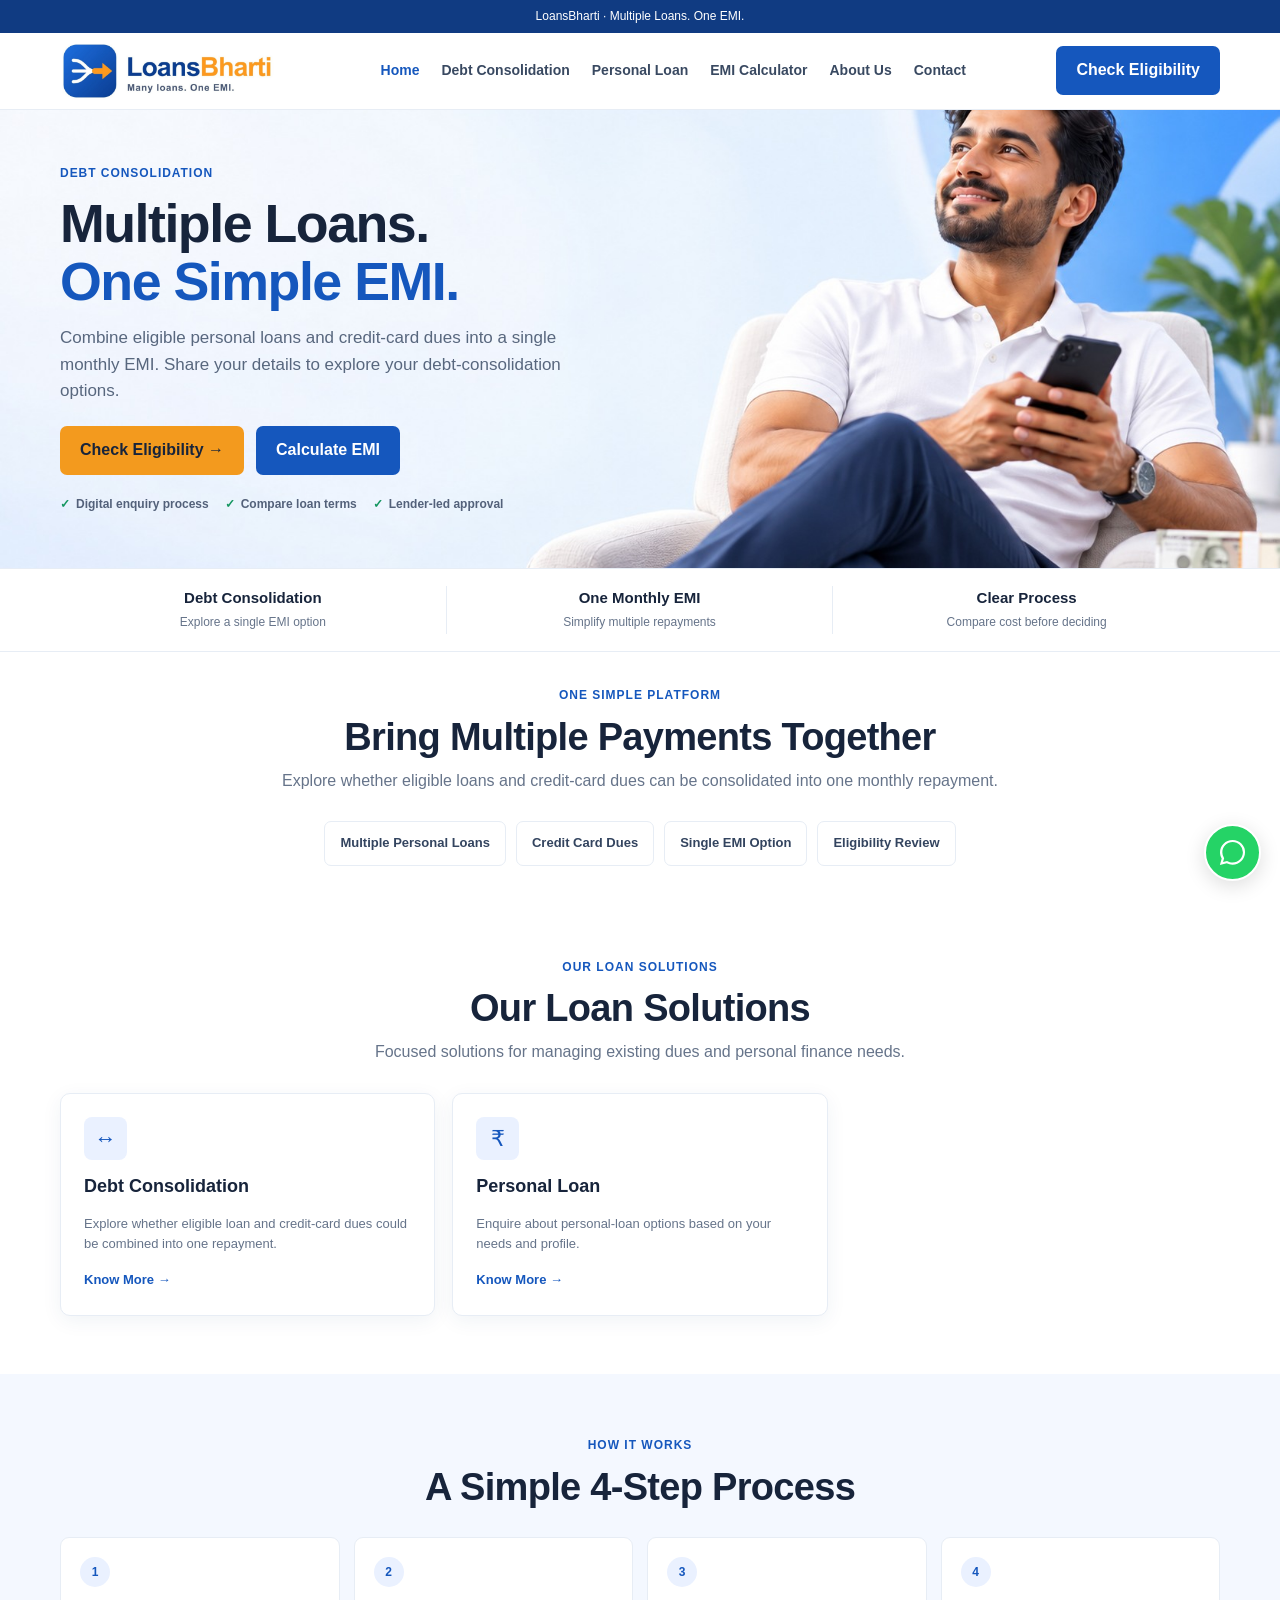
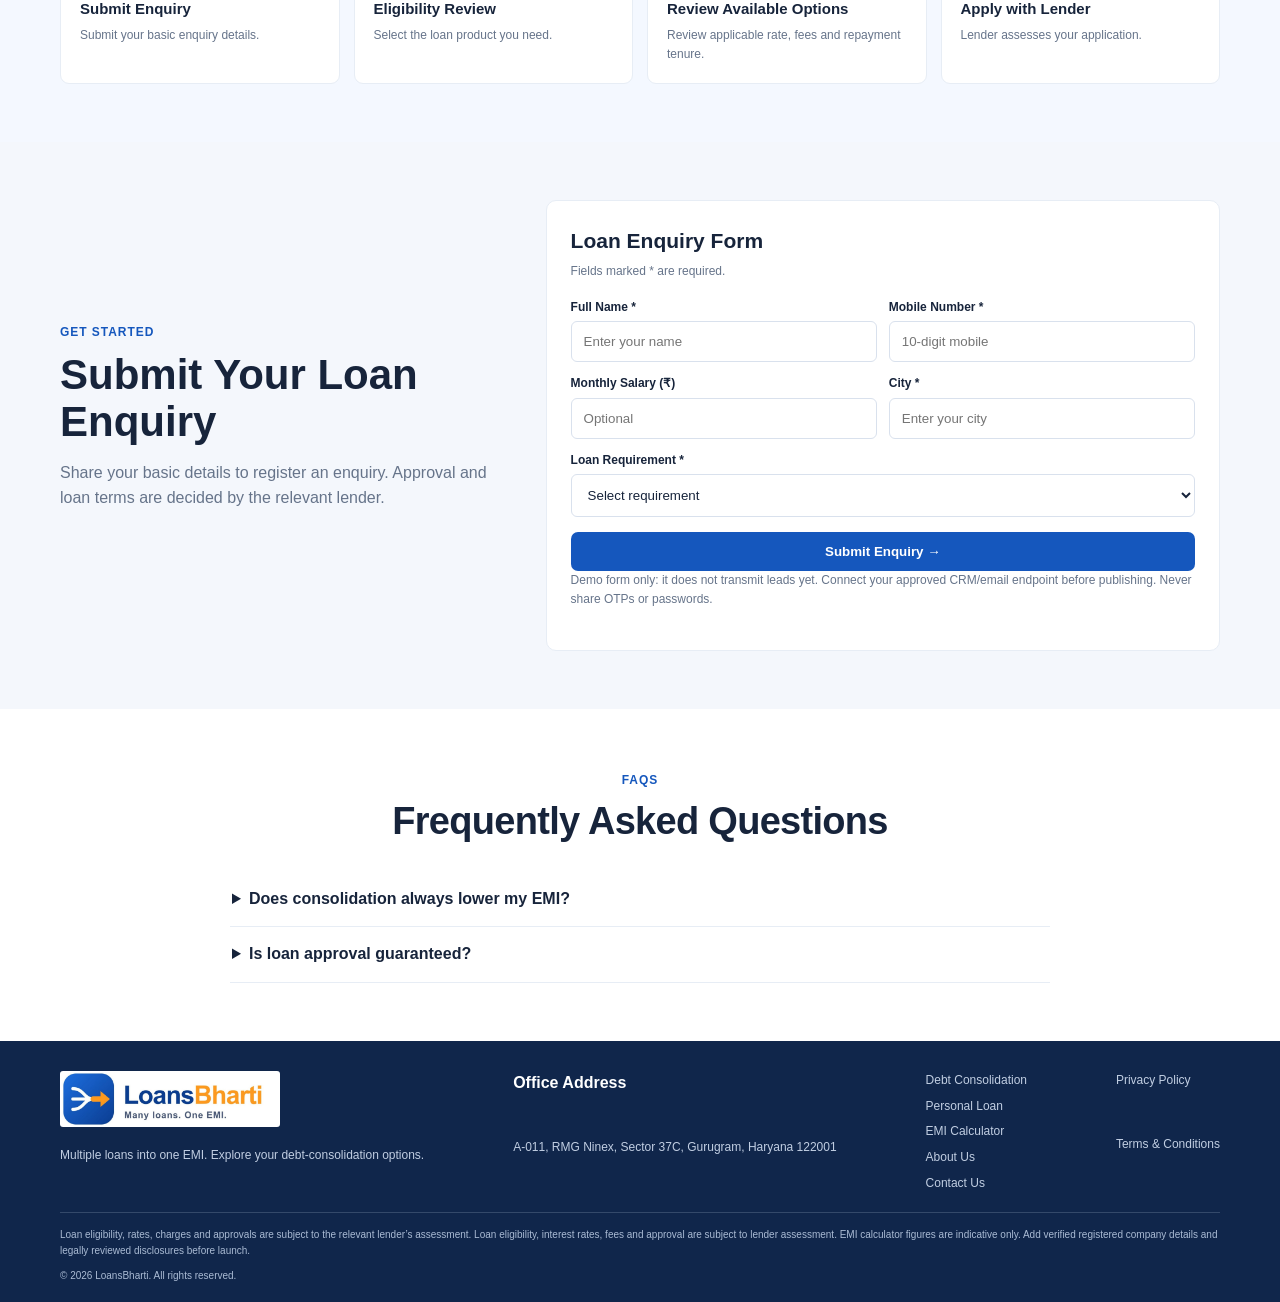
<file: index.html>
<!doctype html><html lang="en"><head><meta charset="utf-8"><meta name="viewport" content="width=device-width,initial-scale=1"><meta name="description" content="LoansBharti helps you explore combining multiple loan and credit-card payments into one EMI."><title>Home | LoansBharti</title><link rel="stylesheet" href="styles.css"></head><body><div class="top">LoansBharti · Multiple Loans. One EMI.</div><header><div class="wrap nav"><a class="logo" href="index.html"><img src="assets/loansbharti-logo.jpg" alt="LoansBharti — Many loans. One EMI."></a><nav class="links" id="links"><a class="active" href="index.html">Home</a><a class="" href="debt-consolidation.html">Debt Consolidation</a><a class="" href="personal-loan.html">Personal Loan</a><a href="emi-calculator.html">EMI Calculator</a><a class="" href="about.html">About Us</a><a class="" href="contact.html">Contact</a></nav><a class="btn blue" href="contact.html">Check Eligibility</a><button class="menu" id="menu" aria-label="Open menu" aria-expanded="false">☰</button></div></header><main><section class="hero"><div class="wrap"><div class="hero-copy"><div class="tag">DEBT CONSOLIDATION</div><h1>Multiple Loans.<br><span>One Simple EMI.</span></h1><p>Combine eligible personal loans and credit-card dues into a single monthly EMI. Share your details to explore your debt-consolidation options.</p><div class="actions"><a class="btn" href="contact.html">Check Eligibility →</a><a class="btn blue" href="emi-calculator.html">Calculate EMI</a></div><div class="checks"><span>Digital enquiry process</span><span>Compare loan terms</span><span>Lender-led approval</span></div></div></div></section>
<div class="stats"><div class="wrap stats-grid"><div class="stat"><strong>Debt Consolidation</strong><small>Explore a single EMI option</small></div><div class="stat"><strong>One Monthly EMI</strong><small>Simplify multiple repayments</small></div><div class="stat"><strong>Clear Process</strong><small>Compare cost before deciding</small></div></div></div>
<section class="partners" id="partners"><div class="wrap"><div class="heading"><small>One simple platform</small><h2>Bring Multiple Payments Together</h2><p>Explore whether eligible loans and credit-card dues can be consolidated into one monthly repayment.</p></div><div class="partner-row"><span class="partner">Multiple Personal Loans</span><span class="partner">Credit Card Dues</span><span class="partner">Single EMI Option</span><span class="partner">Eligibility Review</span></div></div></section>
<section><div class="wrap"><div class="heading"><small>Our loan solutions</small><h2>Our Loan Solutions</h2><p>Focused solutions for managing existing dues and personal finance needs.</p></div><div class="cards"><article class="card"><div class="ico">↔</div><h3>Debt Consolidation</h3><p>Explore whether eligible loan and credit-card dues could be combined into one repayment.</p><a href="debt-consolidation.html">Know More →</a></article><article class="card"><div class="ico">₹</div><h3>Personal Loan</h3><p>Enquire about personal-loan options based on your needs and profile.</p><a href="personal-loan.html">Know More →</a></article></div></div></section>
<section class="process"><div class="wrap"><div class="heading"><small>How it works</small><h2>A Simple 4-Step Process</h2></div><div class="steps"><div class="step"><div class="num">1</div><h3>Submit Enquiry</h3><p>Submit your basic enquiry details.</p></div><div class="step"><div class="num">2</div><h3>Eligibility Review</h3><p>Select the loan product you need.</p></div><div class="step"><div class="num">3</div><h3>Review Available Options</h3><p>Review applicable rate, fees and repayment tenure.</p></div><div class="step"><div class="num">4</div><h3>Apply with Lender</h3><p>Lender assesses your application.</p></div></div></div></section><section class="apply" id="apply"><div class="wrap apply-grid"><div class="apply-copy"><div class="tag">GET STARTED</div><h2>Submit Your Loan Enquiry</h2><p>Share your basic details to register an enquiry. Approval and loan terms are decided by the relevant lender.</p></div><form class="form" id="leadForm"><h3>Loan Enquiry Form</h3><p>Fields marked * are required.</p><div class="fields"><div class="field"><label for="name">Full Name *</label><input id="name" name="name" required minlength="2" placeholder="Enter your name"></div><div class="field"><label for="phone">Mobile Number *</label><input id="phone" name="phone" required inputmode="numeric" pattern="[6-9][0-9]{9}" maxlength="10" placeholder="10-digit mobile"></div><div class="field"><label for="salary">Monthly Salary (₹)</label><input id="salary" name="salary" inputmode="numeric" placeholder="Optional"></div><div class="field"><label for="city">City *</label><input id="city" name="city" required placeholder="Enter your city"></div><div class="field full"><label for="loan">Loan Requirement *</label><select id="loan" name="loan" required><option value="">Select requirement</option><option>Debt Consolidation</option><option>Personal Loan</option><option>Other</option></select></div></div><button class="btn blue" type="submit">Submit Enquiry →</button><div class="status" id="formStatus" role="status"></div><p class="fine">Demo form only: it does not transmit leads yet. Connect your approved CRM/email endpoint before publishing. Never share OTPs or passwords.</p></form></div></section><section><div class="wrap"><div class="heading"><small>FAQs</small><h2>Frequently Asked Questions</h2></div><div class="faq"><details><summary>Does consolidation always lower my EMI?</summary><p>No. It depends on interest, fees, tenure and outstanding amounts. A lower EMI may increase total interest if the tenure is longer.</p></details><details><summary>Is loan approval guaranteed?</summary><p>No. The lender makes the final decision after its eligibility and credit assessment.</p></details></div></div></section></main><footer><div class="wrap"><div class="foot"><div><img src="assets/loansbharti-logo.jpg" alt="LoansBharti logo"><p>Multiple loans into one EMI. Explore your debt-consolidation options.</p></div><div class="foot-links"><strong>Office Address</strong><p><a href="https://www.google.com/maps/search/?api=1&query=A-011%2C%20RMG%20Ninex%2C%20Sector%2037C%2C%20Gurugram%2C%20Haryana%20122001" target="_blank" rel="noopener noreferrer">A-011, RMG Ninex, Sector 37C, Gurugram, Haryana 122001</a></p></div><div class="foot-links"><a href="debt-consolidation.html">Debt Consolidation</a><a href="personal-loan.html">Personal Loan</a><a href="emi-calculator.html">EMI Calculator</a><a href="about.html">About Us</a><a href="contact.html">Contact Us</a></div><div class="foot-links"><a href="privacy-policy.html">Privacy Policy</a><a href="terms.html">Terms &amp; Conditions</a></div></div><div class="legal">Loan eligibility, rates, charges and approvals are subject to the relevant lender’s assessment. Loan eligibility, interest rates, fees and approval are subject to lender assessment. EMI calculator figures are indicative only. Add verified registered company details and legally reviewed disclosures before launch.</div><div class="copy">© <span id="year"></span> LoansBharti. All rights reserved.</div></div></footer><a class="wa" href="https://wa.me/919568580025?text=Hi%20LoansBharti%2C%20I%20want%20to%20enquire%20about%20a%20loan." target="_blank" rel="noopener noreferrer" aria-label="WhatsApp LoansBharti"><svg viewBox="0 0 32 32"><path d="M16.02 3C8.9 3 3.1 8.75 3.1 15.82c0 2.25.6 4.45 1.74 6.38L3 29l7.02-1.82a13 13 0 0 0 6 1.45h.01c7.12 0 12.92-5.75 12.92-12.82A12.75 12.75 0 0 0 16.02 3zm0 23.45c-1.84 0-3.64-.49-5.22-1.42l-.37-.22-4.17 1.08 1.11-4.03-.24-.41a10.55 10.55 0 0 1-1.62-5.63c0-5.82 4.77-10.56 10.63-10.56 2.83 0 5.49 1.1 7.49 3.09a10.46 10.46 0 0 1 3.11 7.47c0 5.82-4.77 10.56-10.63 10.56z"/></svg></a><script src="script.js"></script></body></html>
</file>
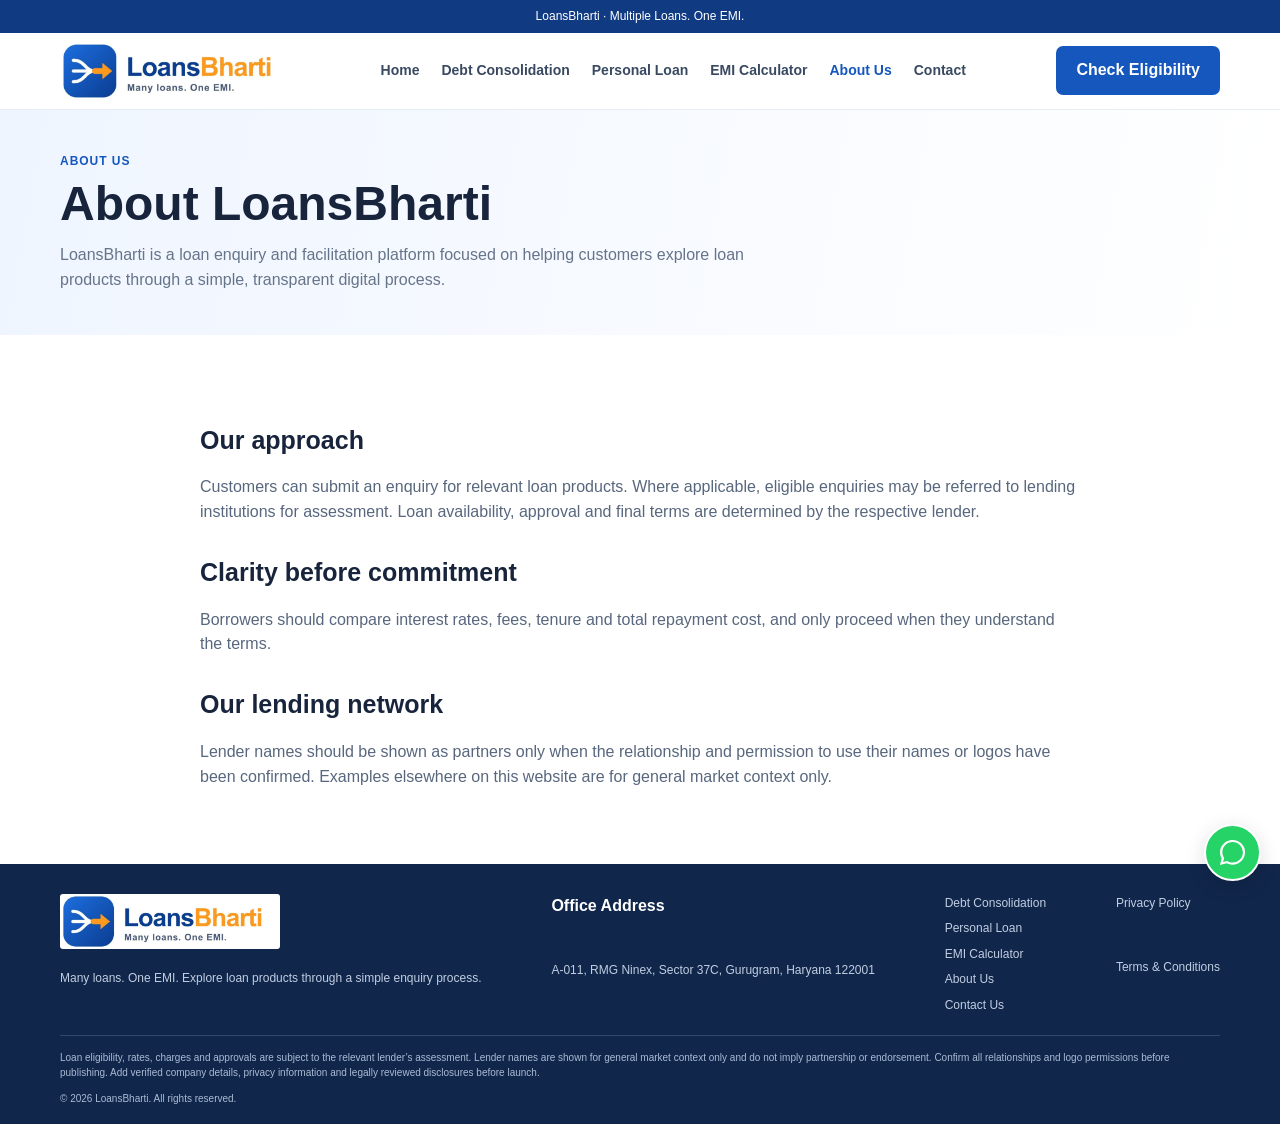
<file: about.html>
<!doctype html><html lang="en"><head><meta charset="utf-8"><meta name="viewport" content="width=device-width,initial-scale=1"><meta name="description" content="About LoansBharti."><title>About Us | LoansBharti</title><link rel="stylesheet" href="styles.css"></head><body><div class="top">LoansBharti · Multiple Loans. One EMI.</div><header><div class="wrap nav"><a class="logo" href="index.html"><img src="assets/loansbharti-logo.jpg" alt="LoansBharti — Many loans. One EMI."></a><nav class="links" id="links"><a class="" href="index.html">Home</a><a class="" href="debt-consolidation.html">Debt Consolidation</a><a class="" href="personal-loan.html">Personal Loan</a><a href="emi-calculator.html">EMI Calculator</a><a class="active" href="about.html">About Us</a><a class="" href="contact.html">Contact</a></nav><a class="btn blue" href="contact.html">Check Eligibility</a><button class="menu" id="menu" aria-label="Open menu" aria-expanded="false">☰</button></div></header><main><section class="banner"><div class="wrap"><div class="tag">ABOUT US</div><h1>About LoansBharti</h1><p>LoansBharti is a loan enquiry and facilitation platform focused on helping customers explore loan products through a simple, transparent digital process.</p></div></section><section><div class="wrap content"><h2>Our approach</h2><p>Customers can submit an enquiry for relevant loan products. Where applicable, eligible enquiries may be referred to lending institutions for assessment. Loan availability, approval and final terms are determined by the respective lender.</p><h2>Clarity before commitment</h2><p>Borrowers should compare interest rates, fees, tenure and total repayment cost, and only proceed when they understand the terms.</p><h2>Our lending network</h2><p>Lender names should be shown as partners only when the relationship and permission to use their names or logos have been confirmed. Examples elsewhere on this website are for general market context only.</p></div></section></main><footer><div class="wrap"><div class="foot"><div><img src="assets/loansbharti-logo.jpg" alt="LoansBharti logo"><p>Many loans. One EMI. Explore loan products through a simple enquiry process.</p></div><div class="foot-links"><strong>Office Address</strong><p><a href="https://www.google.com/maps/search/?api=1&query=A-011%2C%20RMG%20Ninex%2C%20Sector%2037C%2C%20Gurugram%2C%20Haryana%20122001" target="_blank" rel="noopener noreferrer">A-011, RMG Ninex, Sector 37C, Gurugram, Haryana 122001</a></p></div><div class="foot-links"><a href="debt-consolidation.html">Debt Consolidation</a><a href="personal-loan.html">Personal Loan</a><a href="emi-calculator.html">EMI Calculator</a><a href="about.html">About Us</a><a href="contact.html">Contact Us</a></div><div class="foot-links"><a href="privacy-policy.html">Privacy Policy</a><a href="terms.html">Terms &amp; Conditions</a></div></div><div class="legal">Loan eligibility, rates, charges and approvals are subject to the relevant lender’s assessment. Lender names are shown for general market context only and do not imply partnership or endorsement. Confirm all relationships and logo permissions before publishing. Add verified company details, privacy information and legally reviewed disclosures before launch.</div><div class="copy">© <span id="year"></span> LoansBharti. All rights reserved.</div></div></footer><a class="wa" href="https://wa.me/919568580025?text=Hi%20LoansBharti%2C%20I%20want%20to%20enquire%20about%20a%20loan." target="_blank" rel="noopener noreferrer" aria-label="WhatsApp LoansBharti"><svg viewBox="0 0 32 32"><path d="M16.02 3C8.9 3 3.1 8.75 3.1 15.82c0 2.25.6 4.45 1.74 6.38L3 29l7.02-1.82a13 13 0 0 0 6 1.45h.01c7.12 0 12.92-5.75 12.92-12.82A12.75 12.75 0 0 0 16.02 3zm0 23.45c-1.84 0-3.64-.49-5.22-1.42l-.37-.22-4.17 1.08 1.11-4.03-.24-.41a10.55 10.55 0 0 1-1.62-5.63c0-5.82 4.77-10.56 10.63-10.56 2.83 0 5.49 1.1 7.49 3.09a10.46 10.46 0 0 1 3.11 7.47c0 5.82-4.77 10.56-10.63 10.56z"/></svg></a><script src="script.js"></script></body></html>
</file>
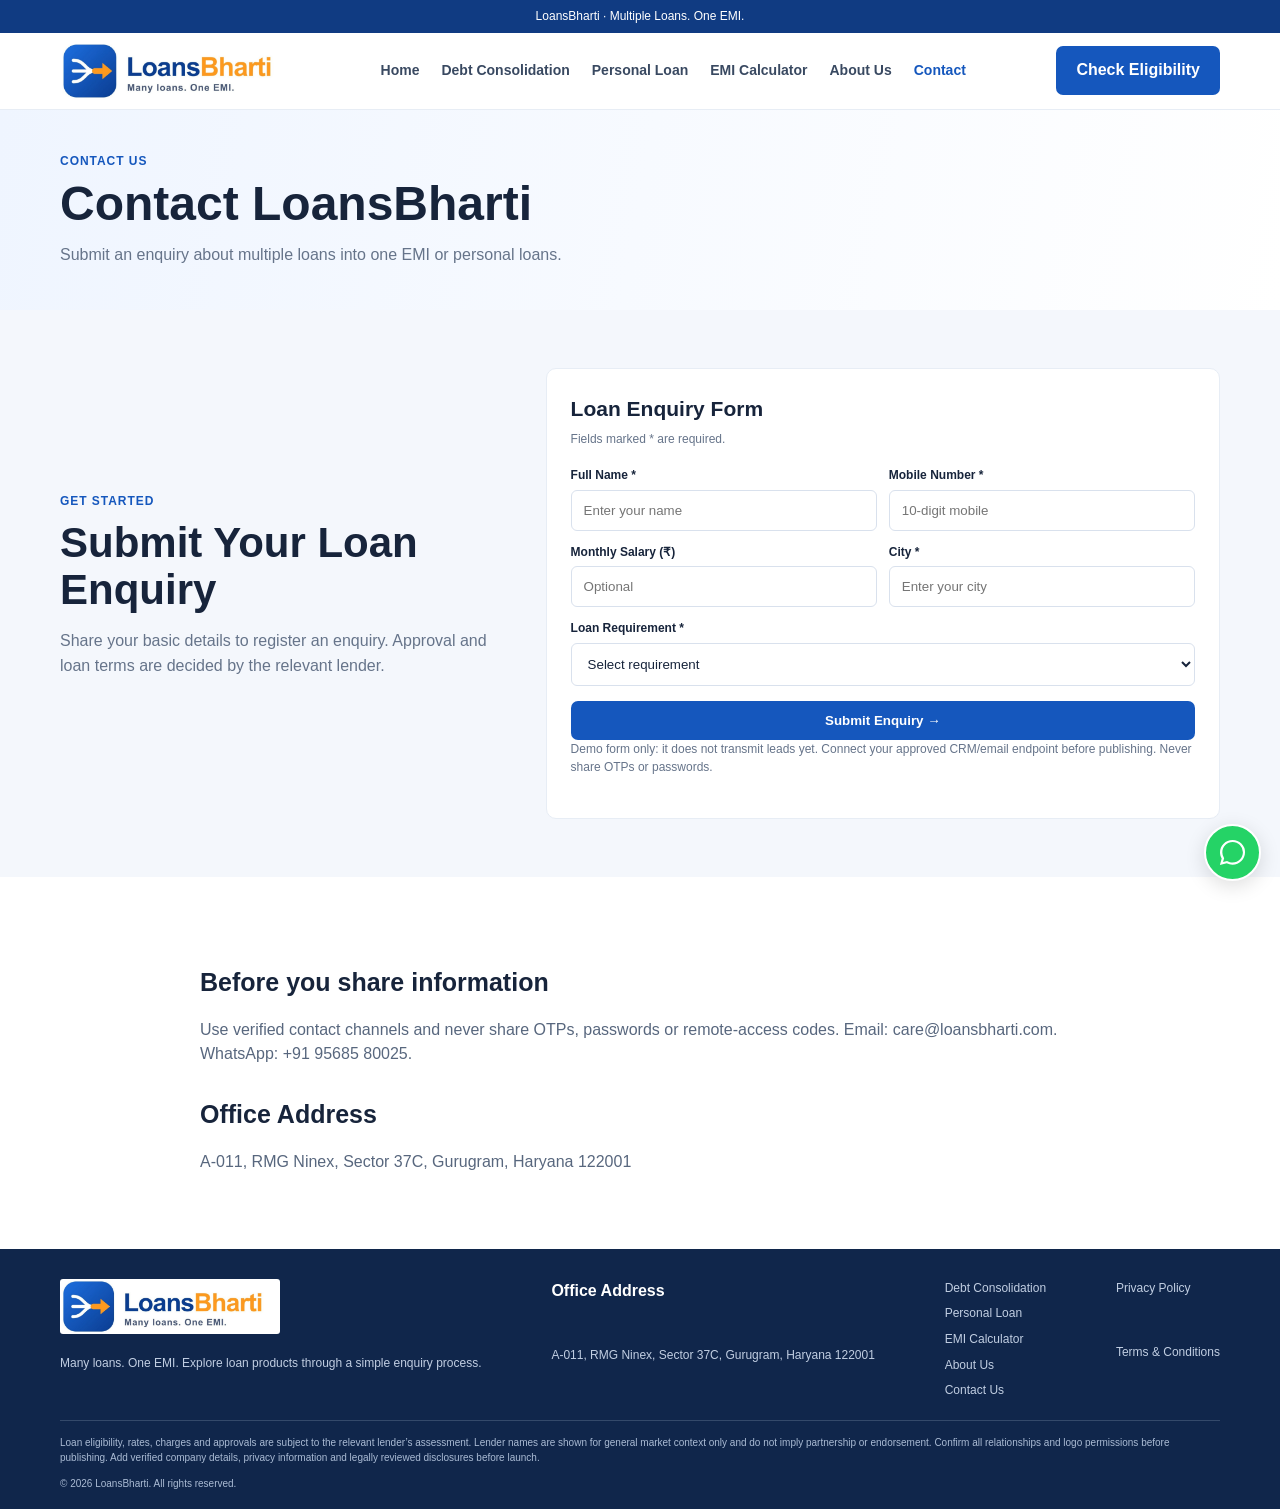
<file: contact.html>
<!doctype html><html lang="en"><head><meta charset="utf-8"><meta name="viewport" content="width=device-width,initial-scale=1"><meta name="description" content="Contact LoansBharti about loan options."><title>Contact Us | LoansBharti</title><link rel="stylesheet" href="styles.css"></head><body><div class="top">LoansBharti · Multiple Loans. One EMI.</div><header><div class="wrap nav"><a class="logo" href="index.html"><img src="assets/loansbharti-logo.jpg" alt="LoansBharti — Many loans. One EMI."></a><nav class="links" id="links"><a class="" href="index.html">Home</a><a class="" href="debt-consolidation.html">Debt Consolidation</a><a class="" href="personal-loan.html">Personal Loan</a><a href="emi-calculator.html">EMI Calculator</a><a class="" href="about.html">About Us</a><a class="active" href="contact.html">Contact</a></nav><a class="btn blue" href="contact.html">Check Eligibility</a><button class="menu" id="menu" aria-label="Open menu" aria-expanded="false">☰</button></div></header><main><section class="banner"><div class="wrap"><div class="tag">CONTACT US</div><h1>Contact LoansBharti</h1><p>Submit an enquiry about multiple loans into one EMI or personal loans.</p></div></section><section class="apply" id="apply"><div class="wrap apply-grid"><div class="apply-copy"><div class="tag">GET STARTED</div><h2>Submit Your Loan Enquiry</h2><p>Share your basic details to register an enquiry. Approval and loan terms are decided by the relevant lender.</p></div><form class="form" id="leadForm"><h3>Loan Enquiry Form</h3><p>Fields marked * are required.</p><div class="fields"><div class="field"><label for="name">Full Name *</label><input id="name" name="name" required minlength="2" placeholder="Enter your name"></div><div class="field"><label for="phone">Mobile Number *</label><input id="phone" name="phone" required inputmode="numeric" pattern="[6-9][0-9]{9}" maxlength="10" placeholder="10-digit mobile"></div><div class="field"><label for="salary">Monthly Salary (₹)</label><input id="salary" name="salary" inputmode="numeric" placeholder="Optional"></div><div class="field"><label for="city">City *</label><input id="city" name="city" required placeholder="Enter your city"></div><div class="field full"><label for="loan">Loan Requirement *</label><select id="loan" name="loan" required><option value="">Select requirement</option><option>Debt Consolidation</option><option>Personal Loan</option><option>Other</option></select></div></div><button class="btn blue" type="submit">Submit Enquiry →</button><div class="status" id="formStatus" role="status"></div><p class="fine">Demo form only: it does not transmit leads yet. Connect your approved CRM/email endpoint before publishing. Never share OTPs or passwords.</p></form></div></section><section><div class="wrap content"><h2>Before you share information</h2><p>Use verified contact channels and never share OTPs, passwords or remote-access codes. Email: <a href="mailto:care@loansbharti.com">care@loansbharti.com</a>. WhatsApp: <a href="https://wa.me/919568580025">+91 95685 80025</a>.</p><h2>Office Address</h2><p><a href="https://www.google.com/maps/search/?api=1&query=A-011%2C%20RMG%20Ninex%2C%20Sector%2037C%2C%20Gurugram%2C%20Haryana%20122001" target="_blank" rel="noopener noreferrer">A-011, RMG Ninex, Sector 37C, Gurugram, Haryana 122001</a></p></div></section></main><footer><div class="wrap"><div class="foot"><div><img src="assets/loansbharti-logo.jpg" alt="LoansBharti logo"><p>Many loans. One EMI. Explore loan products through a simple enquiry process.</p></div><div class="foot-links"><strong>Office Address</strong><p><a href="https://www.google.com/maps/search/?api=1&query=A-011%2C%20RMG%20Ninex%2C%20Sector%2037C%2C%20Gurugram%2C%20Haryana%20122001" target="_blank" rel="noopener noreferrer">A-011, RMG Ninex, Sector 37C, Gurugram, Haryana 122001</a></p></div><div class="foot-links"><a href="debt-consolidation.html">Debt Consolidation</a><a href="personal-loan.html">Personal Loan</a><a href="emi-calculator.html">EMI Calculator</a><a href="about.html">About Us</a><a href="contact.html">Contact Us</a></div><div class="foot-links"><a href="privacy-policy.html">Privacy Policy</a><a href="terms.html">Terms &amp; Conditions</a></div></div><div class="legal">Loan eligibility, rates, charges and approvals are subject to the relevant lender’s assessment. Lender names are shown for general market context only and do not imply partnership or endorsement. Confirm all relationships and logo permissions before publishing. Add verified company details, privacy information and legally reviewed disclosures before launch.</div><div class="copy">© <span id="year"></span> LoansBharti. All rights reserved.</div></div></footer><a class="wa" href="https://wa.me/919568580025?text=Hi%20LoansBharti%2C%20I%20want%20to%20enquire%20about%20a%20loan." target="_blank" rel="noopener noreferrer" aria-label="WhatsApp LoansBharti"><svg viewBox="0 0 32 32"><path d="M16.02 3C8.9 3 3.1 8.75 3.1 15.82c0 2.25.6 4.45 1.74 6.38L3 29l7.02-1.82a13 13 0 0 0 6 1.45h.01c7.12 0 12.92-5.75 12.92-12.82A12.75 12.75 0 0 0 16.02 3zm0 23.45c-1.84 0-3.64-.49-5.22-1.42l-.37-.22-4.17 1.08 1.11-4.03-.24-.41a10.55 10.55 0 0 1-1.62-5.63c0-5.82 4.77-10.56 10.63-10.56 2.83 0 5.49 1.1 7.49 3.09a10.46 10.46 0 0 1 3.11 7.47c0 5.82-4.77 10.56-10.63 10.56z"/></svg></a><script src="script.js"></script></body></html>
</file>
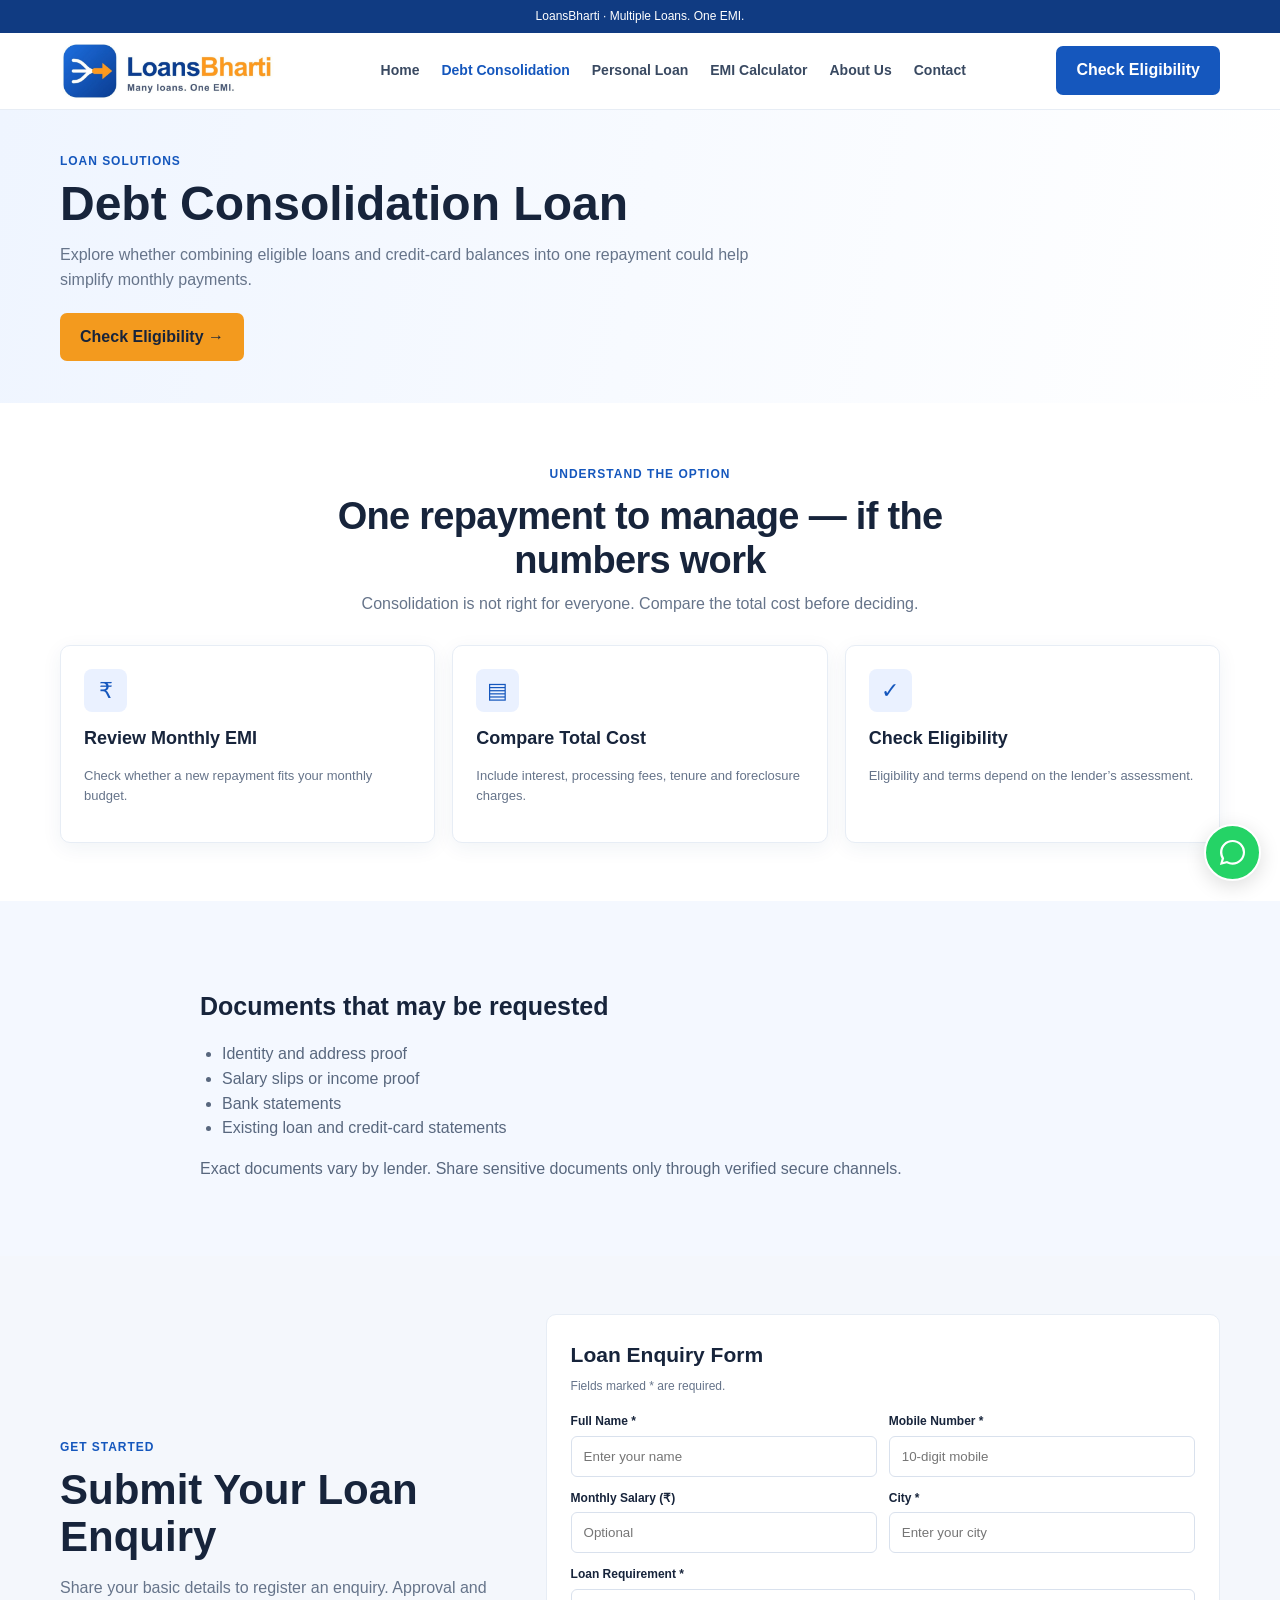
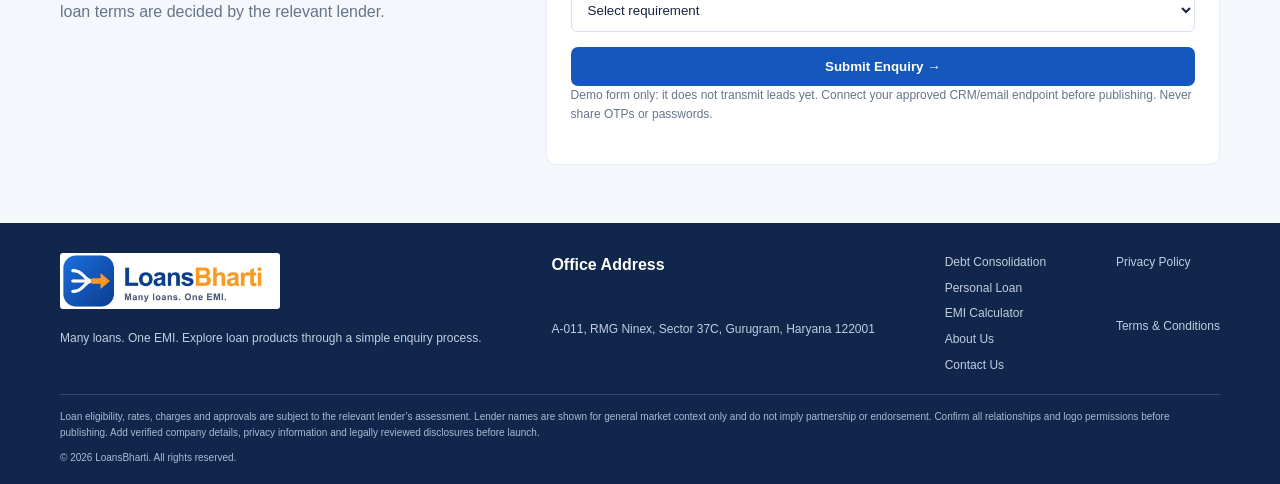
<file: debt-consolidation.html>
<!doctype html><html lang="en"><head><meta charset="utf-8"><meta name="viewport" content="width=device-width,initial-scale=1"><meta name="description" content="Understand debt consolidation and compare total repayment costs."><title>Debt Consolidation | LoansBharti</title><link rel="stylesheet" href="styles.css"></head><body><div class="top">LoansBharti · Multiple Loans. One EMI.</div><header><div class="wrap nav"><a class="logo" href="index.html"><img src="assets/loansbharti-logo.jpg" alt="LoansBharti — Many loans. One EMI."></a><nav class="links" id="links"><a class="" href="index.html">Home</a><a class="active" href="debt-consolidation.html">Debt Consolidation</a><a class="" href="personal-loan.html">Personal Loan</a><a href="emi-calculator.html">EMI Calculator</a><a class="" href="about.html">About Us</a><a class="" href="contact.html">Contact</a></nav><a class="btn blue" href="contact.html">Check Eligibility</a><button class="menu" id="menu" aria-label="Open menu" aria-expanded="false">☰</button></div></header><main><section class="banner"><div class="wrap"><div class="tag">LOAN SOLUTIONS</div><h1>Debt Consolidation Loan</h1><p>Explore whether combining eligible loans and credit-card balances into one repayment could help simplify monthly payments.</p><p style="margin-top:20px"><a class="btn" href="contact.html">Check Eligibility →</a></p></div></section>
<section><div class="wrap"><div class="heading"><small>Understand the option</small><h2>One repayment to manage — if the numbers work</h2><p>Consolidation is not right for everyone. Compare the total cost before deciding.</p></div><div class="cards"><article class="card"><div class="ico">₹</div><h3>Review Monthly EMI</h3><p>Check whether a new repayment fits your monthly budget.</p></article><article class="card"><div class="ico">▤</div><h3>Compare Total Cost</h3><p>Include interest, processing fees, tenure and foreclosure charges.</p></article><article class="card"><div class="ico">✓</div><h3>Check Eligibility</h3><p>Eligibility and terms depend on the lender’s assessment.</p></article></div></div></section>
<section class="process"><div class="wrap content"><h2>Documents that may be requested</h2><ul><li>Identity and address proof</li><li>Salary slips or income proof</li><li>Bank statements</li><li>Existing loan and credit-card statements</li></ul><p>Exact documents vary by lender. Share sensitive documents only through verified secure channels.</p></div></section><section class="apply" id="apply"><div class="wrap apply-grid"><div class="apply-copy"><div class="tag">GET STARTED</div><h2>Submit Your Loan Enquiry</h2><p>Share your basic details to register an enquiry. Approval and loan terms are decided by the relevant lender.</p></div><form class="form" id="leadForm"><h3>Loan Enquiry Form</h3><p>Fields marked * are required.</p><div class="fields"><div class="field"><label for="name">Full Name *</label><input id="name" name="name" required minlength="2" placeholder="Enter your name"></div><div class="field"><label for="phone">Mobile Number *</label><input id="phone" name="phone" required inputmode="numeric" pattern="[6-9][0-9]{9}" maxlength="10" placeholder="10-digit mobile"></div><div class="field"><label for="salary">Monthly Salary (₹)</label><input id="salary" name="salary" inputmode="numeric" placeholder="Optional"></div><div class="field"><label for="city">City *</label><input id="city" name="city" required placeholder="Enter your city"></div><div class="field full"><label for="loan">Loan Requirement *</label><select id="loan" name="loan" required><option value="">Select requirement</option><option>Debt Consolidation</option><option>Personal Loan</option><option>Other</option></select></div></div><button class="btn blue" type="submit">Submit Enquiry →</button><div class="status" id="formStatus" role="status"></div><p class="fine">Demo form only: it does not transmit leads yet. Connect your approved CRM/email endpoint before publishing. Never share OTPs or passwords.</p></form></div></section></main><footer><div class="wrap"><div class="foot"><div><img src="assets/loansbharti-logo.jpg" alt="LoansBharti logo"><p>Many loans. One EMI. Explore loan products through a simple enquiry process.</p></div><div class="foot-links"><strong>Office Address</strong><p><a href="https://www.google.com/maps/search/?api=1&query=A-011%2C%20RMG%20Ninex%2C%20Sector%2037C%2C%20Gurugram%2C%20Haryana%20122001" target="_blank" rel="noopener noreferrer">A-011, RMG Ninex, Sector 37C, Gurugram, Haryana 122001</a></p></div><div class="foot-links"><a href="debt-consolidation.html">Debt Consolidation</a><a href="personal-loan.html">Personal Loan</a><a href="emi-calculator.html">EMI Calculator</a><a href="about.html">About Us</a><a href="contact.html">Contact Us</a></div><div class="foot-links"><a href="privacy-policy.html">Privacy Policy</a><a href="terms.html">Terms &amp; Conditions</a></div></div><div class="legal">Loan eligibility, rates, charges and approvals are subject to the relevant lender’s assessment. Lender names are shown for general market context only and do not imply partnership or endorsement. Confirm all relationships and logo permissions before publishing. Add verified company details, privacy information and legally reviewed disclosures before launch.</div><div class="copy">© <span id="year"></span> LoansBharti. All rights reserved.</div></div></footer><a class="wa" href="https://wa.me/919568580025?text=Hi%20LoansBharti%2C%20I%20want%20to%20enquire%20about%20a%20loan." target="_blank" rel="noopener noreferrer" aria-label="WhatsApp LoansBharti"><svg viewBox="0 0 32 32"><path d="M16.02 3C8.9 3 3.1 8.75 3.1 15.82c0 2.25.6 4.45 1.74 6.38L3 29l7.02-1.82a13 13 0 0 0 6 1.45h.01c7.12 0 12.92-5.75 12.92-12.82A12.75 12.75 0 0 0 16.02 3zm0 23.45c-1.84 0-3.64-.49-5.22-1.42l-.37-.22-4.17 1.08 1.11-4.03-.24-.41a10.55 10.55 0 0 1-1.62-5.63c0-5.82 4.77-10.56 10.63-10.56 2.83 0 5.49 1.1 7.49 3.09a10.46 10.46 0 0 1 3.11 7.47c0 5.82-4.77 10.56-10.63 10.56z"/></svg></a><script src="script.js"></script></body></html>
</file>
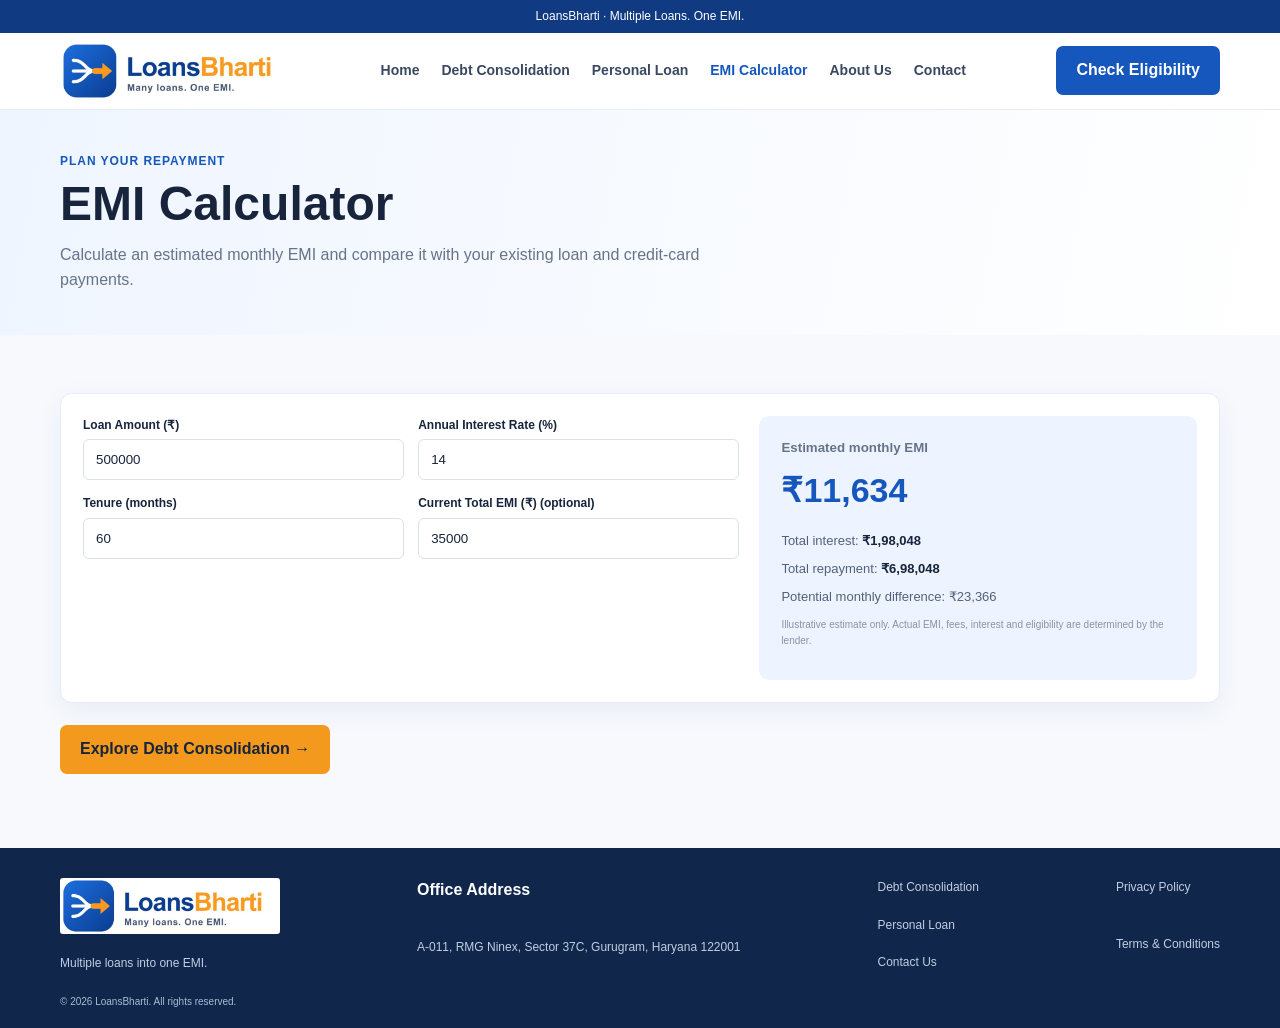
<file: emi-calculator.html>
<!doctype html><html lang="en"><head><meta charset="utf-8"><meta name="viewport" content="width=device-width,initial-scale=1"><title>EMI Calculator | LoansBharti</title><link rel="stylesheet" href="styles.css"></head><body><div class="top">LoansBharti · Multiple Loans. One EMI.</div><header><div class="wrap nav"><a class="logo" href="index.html"><img src="assets/loansbharti-logo.jpg" alt="LoansBharti — Many loans. One EMI."></a><nav class="links" id="links"><a href="index.html">Home</a><a href="debt-consolidation.html">Debt Consolidation</a><a href="personal-loan.html">Personal Loan</a><a class="active" href="emi-calculator.html">EMI Calculator</a><a href="about.html">About Us</a><a href="contact.html">Contact</a></nav><a class="btn blue" href="contact.html">Check Eligibility</a><button class="menu" id="menu" aria-label="Open menu" aria-expanded="false">☰</button></div></header><main><section class="banner"><div class="wrap"><div class="tag">PLAN YOUR REPAYMENT</div><h1>EMI Calculator</h1><p>Calculate an estimated monthly EMI and compare it with your existing loan and credit-card payments.</p></div></section><section id="emi-calculator"><div class="wrap"><div class="calculator"><div class="calc-fields"><div class="field"><label for="calcAmount">Loan Amount (₹)</label><input id="calcAmount" type="number" min="10000" step="10000" value="500000"></div><div class="field"><label for="calcRate">Annual Interest Rate (%)</label><input id="calcRate" type="number" min="1" max="40" step="0.1" value="14"></div><div class="field"><label for="calcTenure">Tenure (months)</label><input id="calcTenure" type="number" min="1" max="360" value="60"></div><div class="field"><label for="currentEmi">Current Total EMI (₹) (optional)</label><input id="currentEmi" type="number" min="0" value="35000"></div></div><div class="calc-result"><small>Estimated monthly EMI</small><strong id="emiResult">—</strong><div class="calc-meta"><span>Total interest: <b id="interestResult">—</b></span><span>Total repayment: <b id="totalResult">—</b></span><span id="savingResult">—</span></div><p class="fine">Illustrative estimate only. Actual EMI, fees, interest and eligibility are determined by the lender.</p></div></div><p style="margin-top:22px"><a class="btn" href="contact.html">Explore Debt Consolidation →</a></p></div></section></main><footer><div class="wrap"><div class="foot"><div><img src="assets/loansbharti-logo.jpg" alt="LoansBharti logo"><p>Multiple loans into one EMI.</p></div><div class="foot-links"><strong>Office Address</strong><p><a href="https://www.google.com/maps/search/?api=1&query=A-011%2C%20RMG%20Ninex%2C%20Sector%2037C%2C%20Gurugram%2C%20Haryana%20122001" target="_blank" rel="noopener noreferrer">A-011, RMG Ninex, Sector 37C, Gurugram, Haryana 122001</a></p></div><div class="foot-links"><a href="debt-consolidation.html">Debt Consolidation</a><a href="personal-loan.html">Personal Loan</a><a href="contact.html">Contact Us</a></div><div class="foot-links"><a href="privacy-policy.html">Privacy Policy</a><a href="terms.html">Terms &amp; Conditions</a></div></div><div class="copy">© <span id="year"></span> LoansBharti. All rights reserved.</div></div></footer><script src="script.js"></script></body></html>
</file>
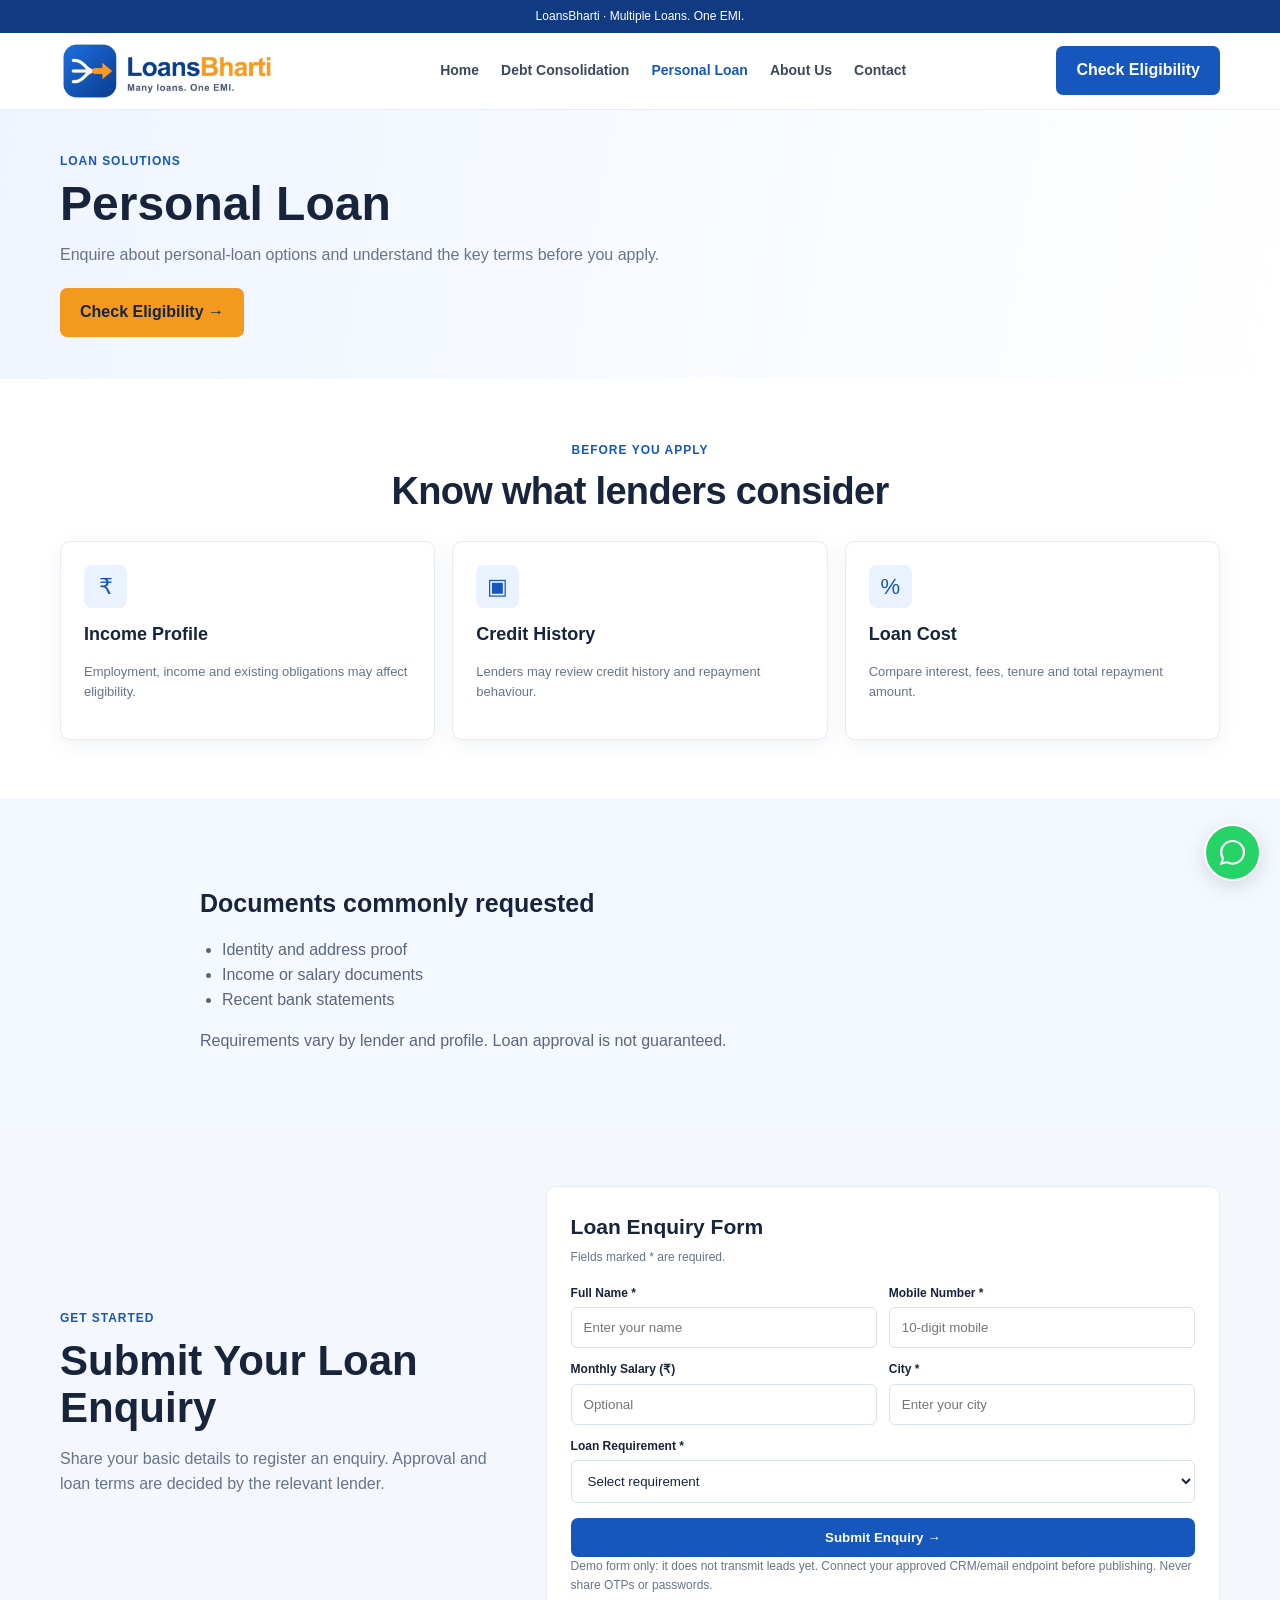
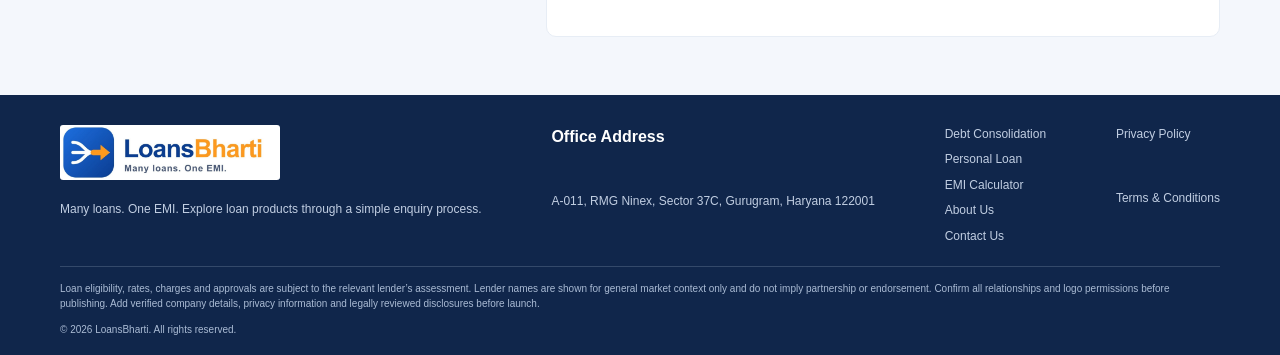
<file: personal-loan.html>
<!doctype html><html lang="en"><head><meta charset="utf-8"><meta name="viewport" content="width=device-width,initial-scale=1"><meta name="description" content="Explore personal loan enquiries and eligibility considerations."><title>Personal Loan | LoansBharti</title><link rel="stylesheet" href="styles.css"></head><body><div class="top">LoansBharti · Multiple Loans. One EMI.</div><header><div class="wrap nav"><a class="logo" href="index.html"><img src="assets/loansbharti-logo.jpg" alt="LoansBharti — Many loans. One EMI."></a><nav class="links" id="links"><a class="" href="index.html">Home</a><a class="" href="debt-consolidation.html">Debt Consolidation</a><a class="active" href="personal-loan.html">Personal Loan</a><a class="" href="about.html">About Us</a><a class="" href="contact.html">Contact</a></nav><a class="btn blue" href="contact.html">Check Eligibility</a><button class="menu" id="menu" aria-label="Open menu" aria-expanded="false">☰</button></div></header><main><section class="banner"><div class="wrap"><div class="tag">LOAN SOLUTIONS</div><h1>Personal Loan</h1><p>Enquire about personal-loan options and understand the key terms before you apply.</p><p style="margin-top:20px"><a class="btn" href="contact.html">Check Eligibility →</a></p></div></section>
<section><div class="wrap"><div class="heading"><small>Before you apply</small><h2>Know what lenders consider</h2></div><div class="cards"><article class="card"><div class="ico">₹</div><h3>Income Profile</h3><p>Employment, income and existing obligations may affect eligibility.</p></article><article class="card"><div class="ico">▣</div><h3>Credit History</h3><p>Lenders may review credit history and repayment behaviour.</p></article><article class="card"><div class="ico">%</div><h3>Loan Cost</h3><p>Compare interest, fees, tenure and total repayment amount.</p></article></div></div></section>
<section class="process"><div class="wrap content"><h2>Documents commonly requested</h2><ul><li>Identity and address proof</li><li>Income or salary documents</li><li>Recent bank statements</li></ul><p>Requirements vary by lender and profile. Loan approval is not guaranteed.</p></div></section><section class="apply" id="apply"><div class="wrap apply-grid"><div class="apply-copy"><div class="tag">GET STARTED</div><h2>Submit Your Loan Enquiry</h2><p>Share your basic details to register an enquiry. Approval and loan terms are decided by the relevant lender.</p></div><form class="form" id="leadForm"><h3>Loan Enquiry Form</h3><p>Fields marked * are required.</p><div class="fields"><div class="field"><label for="name">Full Name *</label><input id="name" name="name" required minlength="2" placeholder="Enter your name"></div><div class="field"><label for="phone">Mobile Number *</label><input id="phone" name="phone" required inputmode="numeric" pattern="[6-9][0-9]{9}" maxlength="10" placeholder="10-digit mobile"></div><div class="field"><label for="salary">Monthly Salary (₹)</label><input id="salary" name="salary" inputmode="numeric" placeholder="Optional"></div><div class="field"><label for="city">City *</label><input id="city" name="city" required placeholder="Enter your city"></div><div class="field full"><label for="loan">Loan Requirement *</label><select id="loan" name="loan" required><option value="">Select requirement</option><option>Debt Consolidation</option><option>Personal Loan</option><option>Other</option></select></div></div><button class="btn blue" type="submit">Submit Enquiry →</button><div class="status" id="formStatus" role="status"></div><p class="fine">Demo form only: it does not transmit leads yet. Connect your approved CRM/email endpoint before publishing. Never share OTPs or passwords.</p></form></div></section></main><footer><div class="wrap"><div class="foot"><div><img src="assets/loansbharti-logo.jpg" alt="LoansBharti logo"><p>Many loans. One EMI. Explore loan products through a simple enquiry process.</p></div><div class="foot-links"><strong>Office Address</strong><p><a href="https://www.google.com/maps/search/?api=1&query=A-011%2C%20RMG%20Ninex%2C%20Sector%2037C%2C%20Gurugram%2C%20Haryana%20122001" target="_blank" rel="noopener noreferrer">A-011, RMG Ninex, Sector 37C, Gurugram, Haryana 122001</a></p></div><div class="foot-links"><a href="debt-consolidation.html">Debt Consolidation</a><a href="personal-loan.html">Personal Loan</a><a href="emi-calculator.html">EMI Calculator</a><a href="about.html">About Us</a><a href="contact.html">Contact Us</a></div><div class="foot-links"><a href="privacy-policy.html">Privacy Policy</a><a href="terms.html">Terms &amp; Conditions</a></div></div><div class="legal">Loan eligibility, rates, charges and approvals are subject to the relevant lender’s assessment. Lender names are shown for general market context only and do not imply partnership or endorsement. Confirm all relationships and logo permissions before publishing. Add verified company details, privacy information and legally reviewed disclosures before launch.</div><div class="copy">© <span id="year"></span> LoansBharti. All rights reserved.</div></div></footer><a class="wa" href="https://wa.me/919568580025?text=Hi%20LoansBharti%2C%20I%20want%20to%20enquire%20about%20a%20loan." target="_blank" rel="noopener noreferrer" aria-label="WhatsApp LoansBharti"><svg viewBox="0 0 32 32"><path d="M16.02 3C8.9 3 3.1 8.75 3.1 15.82c0 2.25.6 4.45 1.74 6.38L3 29l7.02-1.82a13 13 0 0 0 6 1.45h.01c7.12 0 12.92-5.75 12.92-12.82A12.75 12.75 0 0 0 16.02 3zm0 23.45c-1.84 0-3.64-.49-5.22-1.42l-.37-.22-4.17 1.08 1.11-4.03-.24-.41a10.55 10.55 0 0 1-1.62-5.63c0-5.82 4.77-10.56 10.63-10.56 2.83 0 5.49 1.1 7.49 3.09a10.46 10.46 0 0 1 3.11 7.47c0 5.82-4.77 10.56-10.63 10.56z"/></svg></a><script src="script.js"></script></body></html>
</file>
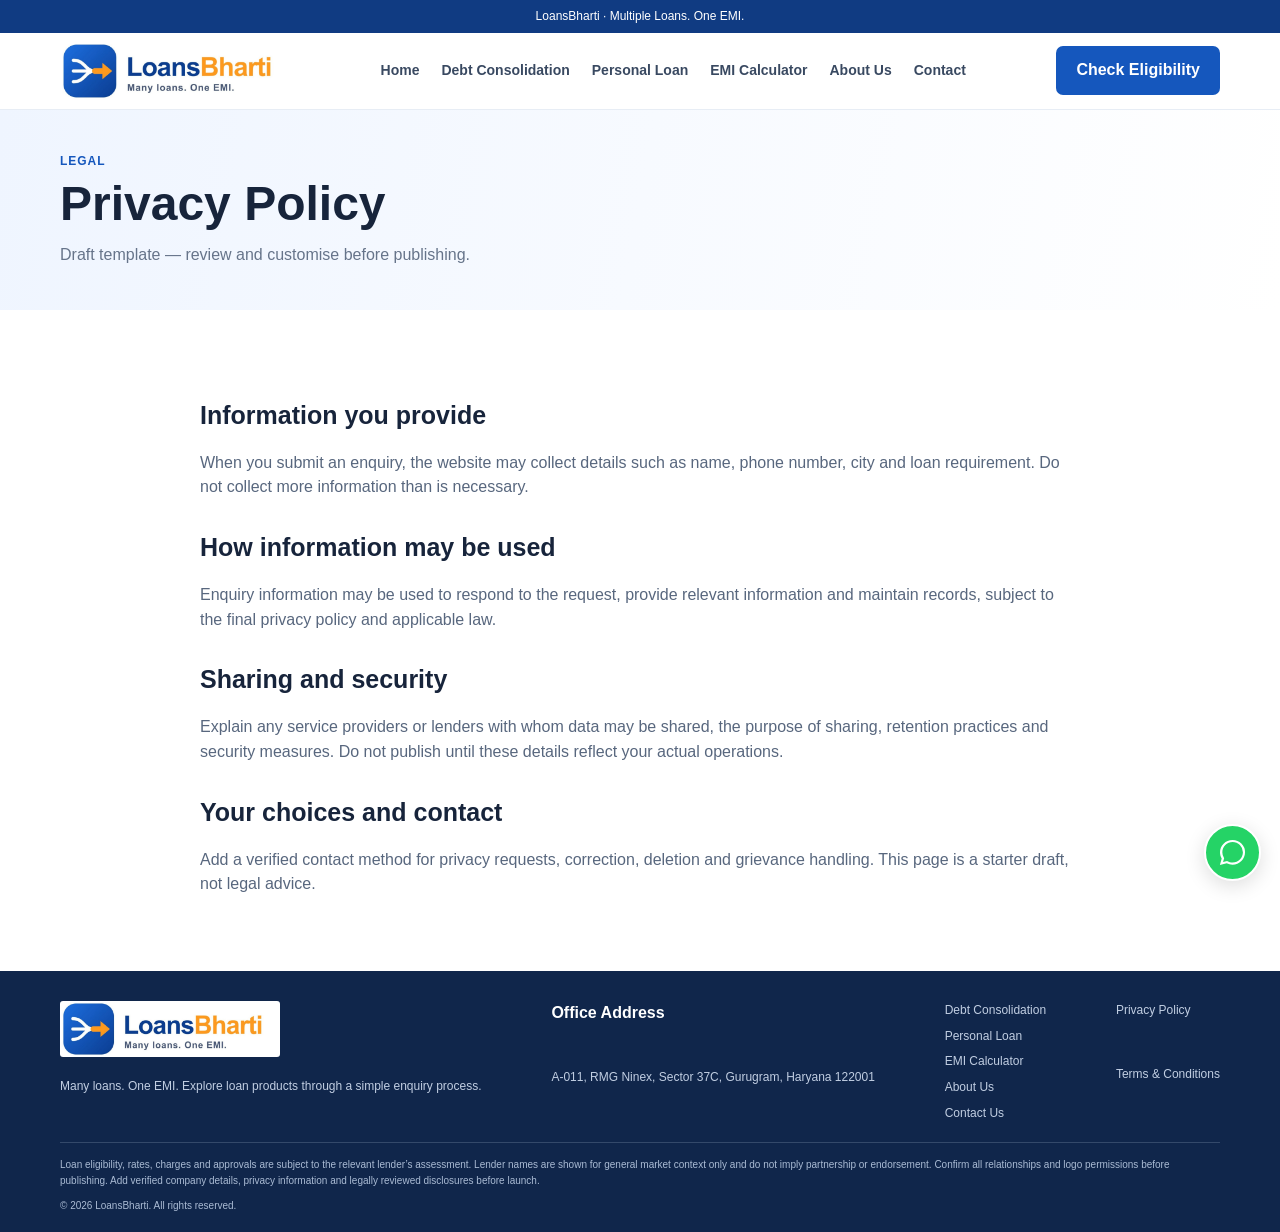
<file: privacy-policy.html>
<!doctype html><html lang="en"><head><meta charset="utf-8"><meta name="viewport" content="width=device-width,initial-scale=1"><meta name="description" content="Privacy policy draft for LoansBharti."><title>Privacy Policy | LoansBharti</title><link rel="stylesheet" href="styles.css"></head><body><div class="top">LoansBharti · Multiple Loans. One EMI.</div><header><div class="wrap nav"><a class="logo" href="index.html"><img src="assets/loansbharti-logo.jpg" alt="LoansBharti — Many loans. One EMI."></a><nav class="links" id="links"><a class="" href="index.html">Home</a><a class="" href="debt-consolidation.html">Debt Consolidation</a><a class="" href="personal-loan.html">Personal Loan</a><a href="emi-calculator.html">EMI Calculator</a><a class="" href="about.html">About Us</a><a class="" href="contact.html">Contact</a></nav><a class="btn blue" href="contact.html">Check Eligibility</a><button class="menu" id="menu" aria-label="Open menu" aria-expanded="false">☰</button></div></header><main><section class="banner"><div class="wrap"><div class="tag">LEGAL</div><h1>Privacy Policy</h1><p>Draft template — review and customise before publishing.</p></div></section><section><div class="wrap content"><h2>Information you provide</h2><p>When you submit an enquiry, the website may collect details such as name, phone number, city and loan requirement. Do not collect more information than is necessary.</p><h2>How information may be used</h2><p>Enquiry information may be used to respond to the request, provide relevant information and maintain records, subject to the final privacy policy and applicable law.</p><h2>Sharing and security</h2><p>Explain any service providers or lenders with whom data may be shared, the purpose of sharing, retention practices and security measures. Do not publish until these details reflect your actual operations.</p><h2>Your choices and contact</h2><p>Add a verified contact method for privacy requests, correction, deletion and grievance handling. This page is a starter draft, not legal advice.</p></div></section></main><footer><div class="wrap"><div class="foot"><div><img src="assets/loansbharti-logo.jpg" alt="LoansBharti logo"><p>Many loans. One EMI. Explore loan products through a simple enquiry process.</p></div><div class="foot-links"><strong>Office Address</strong><p><a href="https://www.google.com/maps/search/?api=1&query=A-011%2C%20RMG%20Ninex%2C%20Sector%2037C%2C%20Gurugram%2C%20Haryana%20122001" target="_blank" rel="noopener noreferrer">A-011, RMG Ninex, Sector 37C, Gurugram, Haryana 122001</a></p></div><div class="foot-links"><a href="debt-consolidation.html">Debt Consolidation</a><a href="personal-loan.html">Personal Loan</a><a href="emi-calculator.html">EMI Calculator</a><a href="about.html">About Us</a><a href="contact.html">Contact Us</a></div><div class="foot-links"><a href="privacy-policy.html">Privacy Policy</a><a href="terms.html">Terms &amp; Conditions</a></div></div><div class="legal">Loan eligibility, rates, charges and approvals are subject to the relevant lender’s assessment. Lender names are shown for general market context only and do not imply partnership or endorsement. Confirm all relationships and logo permissions before publishing. Add verified company details, privacy information and legally reviewed disclosures before launch.</div><div class="copy">© <span id="year"></span> LoansBharti. All rights reserved.</div></div></footer><a class="wa" href="https://wa.me/919568580025?text=Hi%20LoansBharti%2C%20I%20want%20to%20enquire%20about%20a%20loan." target="_blank" rel="noopener noreferrer" aria-label="WhatsApp LoansBharti"><svg viewBox="0 0 32 32"><path d="M16.02 3C8.9 3 3.1 8.75 3.1 15.82c0 2.25.6 4.45 1.74 6.38L3 29l7.02-1.82a13 13 0 0 0 6 1.45h.01c7.12 0 12.92-5.75 12.92-12.82A12.75 12.75 0 0 0 16.02 3zm0 23.45c-1.84 0-3.64-.49-5.22-1.42l-.37-.22-4.17 1.08 1.11-4.03-.24-.41a10.55 10.55 0 0 1-1.62-5.63c0-5.82 4.77-10.56 10.63-10.56 2.83 0 5.49 1.1 7.49 3.09a10.46 10.46 0 0 1 3.11 7.47c0 5.82-4.77 10.56-10.63 10.56z"/></svg></a><script src="script.js"></script></body></html>
</file>
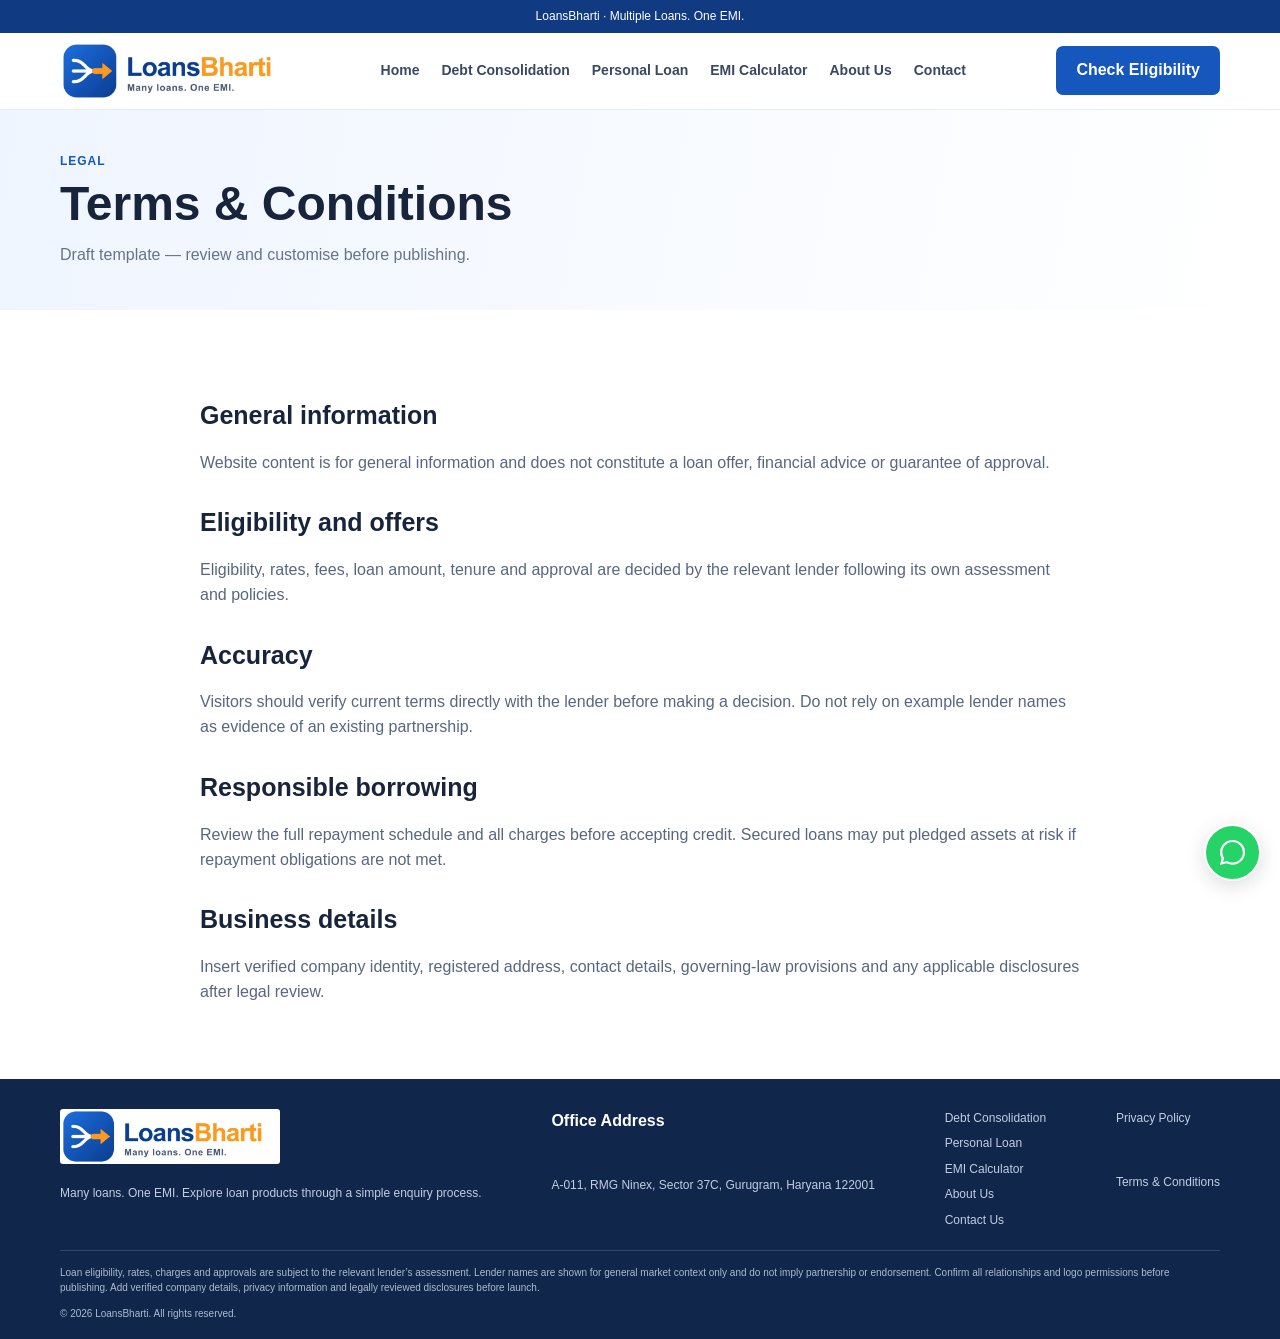
<file: terms.html>
<!doctype html><html lang="en"><head><meta charset="utf-8"><meta name="viewport" content="width=device-width,initial-scale=1"><meta name="description" content="Terms and conditions draft for LoansBharti."><title>Terms and Conditions | LoansBharti</title><link rel="stylesheet" href="styles.css"></head><body><div class="top">LoansBharti · Multiple Loans. One EMI.</div><header><div class="wrap nav"><a class="logo" href="index.html"><img src="assets/loansbharti-logo.jpg" alt="LoansBharti — Many loans. One EMI."></a><nav class="links" id="links"><a class="" href="index.html">Home</a><a class="" href="debt-consolidation.html">Debt Consolidation</a><a class="" href="personal-loan.html">Personal Loan</a><a href="emi-calculator.html">EMI Calculator</a><a class="" href="about.html">About Us</a><a class="" href="contact.html">Contact</a></nav><a class="btn blue" href="contact.html">Check Eligibility</a><button class="menu" id="menu" aria-label="Open menu" aria-expanded="false">☰</button></div></header><main><section class="banner"><div class="wrap"><div class="tag">LEGAL</div><h1>Terms &amp; Conditions</h1><p>Draft template — review and customise before publishing.</p></div></section><section><div class="wrap content"><h2>General information</h2><p>Website content is for general information and does not constitute a loan offer, financial advice or guarantee of approval.</p><h2>Eligibility and offers</h2><p>Eligibility, rates, fees, loan amount, tenure and approval are decided by the relevant lender following its own assessment and policies.</p><h2>Accuracy</h2><p>Visitors should verify current terms directly with the lender before making a decision. Do not rely on example lender names as evidence of an existing partnership.</p><h2>Responsible borrowing</h2><p>Review the full repayment schedule and all charges before accepting credit. Secured loans may put pledged assets at risk if repayment obligations are not met.</p><h2>Business details</h2><p>Insert verified company identity, registered address, contact details, governing-law provisions and any applicable disclosures after legal review.</p></div></section></main><footer><div class="wrap"><div class="foot"><div><img src="assets/loansbharti-logo.jpg" alt="LoansBharti logo"><p>Many loans. One EMI. Explore loan products through a simple enquiry process.</p></div><div class="foot-links"><strong>Office Address</strong><p><a href="https://www.google.com/maps/search/?api=1&query=A-011%2C%20RMG%20Ninex%2C%20Sector%2037C%2C%20Gurugram%2C%20Haryana%20122001" target="_blank" rel="noopener noreferrer">A-011, RMG Ninex, Sector 37C, Gurugram, Haryana 122001</a></p></div><div class="foot-links"><a href="debt-consolidation.html">Debt Consolidation</a><a href="personal-loan.html">Personal Loan</a><a href="emi-calculator.html">EMI Calculator</a><a href="about.html">About Us</a><a href="contact.html">Contact Us</a></div><div class="foot-links"><a href="privacy-policy.html">Privacy Policy</a><a href="terms.html">Terms &amp; Conditions</a></div></div><div class="legal">Loan eligibility, rates, charges and approvals are subject to the relevant lender’s assessment. Lender names are shown for general market context only and do not imply partnership or endorsement. Confirm all relationships and logo permissions before publishing. Add verified company details, privacy information and legally reviewed disclosures before launch.</div><div class="copy">© <span id="year"></span> LoansBharti. All rights reserved.</div></div></footer><a class="wa" href="https://wa.me/919568580025?text=Hi%20LoansBharti%2C%20I%20want%20to%20enquire%20about%20a%20loan." target="_blank" rel="noopener noreferrer" aria-label="WhatsApp LoansBharti"><svg viewBox="0 0 32 32"><path d="M16.02 3C8.9 3 3.1 8.75 3.1 15.82c0 2.25.6 4.45 1.74 6.38L3 29l7.02-1.82a13 13 0 0 0 6 1.45h.01c7.12 0 12.92-5.75 12.92-12.82A12.75 12.75 0 0 0 16.02 3zm0 23.45c-1.84 0-3.64-.49-5.22-1.42l-.37-.22-4.17 1.08 1.11-4.03-.24-.41a10.55 10.55 0 0 1-1.62-5.63c0-5.82 4.77-10.56 10.63-10.56 2.83 0 5.49 1.1 7.49 3.09a10.46 10.46 0 0 1 3.11 7.47c0 5.82-4.77 10.56-10.63 10.56z"/></svg></a><script src="script.js"></script></body></html>
</file>
<file: styles.css>
:root{--blue:#1557bd;--navy:#103b82;--orange:#f39a1e;--ink:#17243b;--muted:#66748a;--line:#e7edf5;--bg:#f4f8ff}
*{box-sizing:border-box}html{scroll-behavior:smooth}body{margin:0;color:var(--ink);font-family:Arial,Helvetica,sans-serif;line-height:1.55;overflow-x:hidden}a{text-decoration:none;color:inherit}.wrap{width:min(1160px,calc(100% - 36px));margin:auto}.top{background:var(--navy);color:#fff;text-align:center;padding:7px 12px;font-size:12px}
header{position:sticky;top:0;z-index:20;background:#fff;border-bottom:1px solid var(--line)}.nav{height:76px;display:flex;align-items:center;justify-content:space-between;gap:20px}.logo img{display:block;width:230px;max-width:100%;height:auto}.links{display:flex;align-items:center;gap:22px;font-size:14px;font-weight:700;color:#394961}.links a:hover,.links a.active{color:var(--blue)}.btn{display:inline-flex;align-items:center;justify-content:center;background:var(--orange);color:#17243b;border:0;border-radius:7px;padding:12px 20px;font-weight:800;cursor:pointer}.btn.blue{background:var(--blue);color:white}.menu{display:none;background:white;border:1px solid var(--line);border-radius:7px;padding:8px 11px}
.hero{background:#f1f6ff url("assets/indian-debt-consolidation.jpg") center right/cover no-repeat;padding:54px 0;min-height:410px}.hero-copy{max-width:560px;position:relative;z-index:1}.tag{font-size:12px;color:var(--blue);font-weight:900;letter-spacing:.08em;text-transform:uppercase}.hero h1{font-size:clamp(38px,4.2vw,55px);line-height:1.08;letter-spacing:-1.5px;margin:12px 0 15px}.hero h1 span{color:var(--blue)}.hero p{font-size:17px;color:#58677e;max-width:510px;margin:0 0 22px}.actions{display:flex;gap:12px;flex-wrap:wrap}.checks{display:flex;gap:16px;flex-wrap:wrap;margin-top:20px;font-size:12px;color:#53617a;font-weight:700}.checks span:before{content:"✓";color:#149660;margin-right:6px}
.stats{border-block:1px solid var(--line);background:white}.stats-grid{display:grid;grid-template-columns:repeat(3,1fr);padding:17px 0}.stat{text-align:center;border-right:1px solid var(--line)}.stat:last-child{border:0}.stat strong{display:block;font-size:15px}.stat small{font-size:12px;color:var(--muted)}
section{padding:58px 0}.heading{text-align:center;max-width:720px;margin:0 auto 28px}.heading small{font-size:12px;text-transform:uppercase;letter-spacing:1px;color:var(--blue);font-weight:900}.heading h2{font-size:clamp(28px,3vw,38px);line-height:1.16;margin:8px 0 10px;letter-spacing:-.7px}.heading p{color:var(--muted);margin:0}.partners{padding:30px 0;background:#fff}.partner-row{display:flex;align-items:center;justify-content:center;gap:10px;flex-wrap:wrap}.partner{border:1px solid var(--line);border-radius:7px;padding:11px 15px;font-size:13px;font-weight:800;color:#33445f;background:white}.note{font-size:10px;color:#8590a2;text-align:center;max-width:820px;margin:12px auto 0}
.cards{display:grid;grid-template-columns:repeat(3,1fr);gap:17px}.card{border:1px solid var(--line);border-radius:10px;background:white;padding:23px;box-shadow:0 5px 20px #173c7510}.ico{width:43px;height:43px;border-radius:8px;background:#eaf1ff;color:var(--blue);display:grid;place-items:center;font-size:22px;margin-bottom:13px}.card h3{font-size:18px;margin:0 0 8px}.card p,.card li{font-size:13px;color:var(--muted)}.card ul{padding-left:18px;margin:0 0 15px}.card a{font-size:13px;color:var(--blue);font-weight:800}
.steps{display:grid;grid-template-columns:repeat(4,1fr);gap:14px}.process{background:var(--bg)}.step{padding:19px;background:#fff;border:1px solid var(--line);border-radius:9px}.num{display:grid;place-items:center;width:30px;height:30px;border-radius:50%;background:#eaf1ff;color:var(--blue);font-weight:900;font-size:12px;margin-bottom:10px}.step h3{font-size:15px;margin:0 0 6px}.step p{font-size:12px;color:var(--muted);margin:0}
.content{max-width:880px;margin:auto}.content h2{font-size:25px;margin:28px 0 8px}.content p,.content li{color:#58677e}.content ul{padding-left:22px}.banner{background:linear-gradient(100deg,#eff5ff,#fff);padding:42px 0}.banner h1{font-size:clamp(34px,4vw,48px);line-height:1.1;margin:8px 0 12px}.banner p{max-width:700px;color:var(--muted);margin:0}.apply{background:#f4f7fc}.apply-grid{display:grid;grid-template-columns:.8fr 1.2fr;gap:36px;align-items:center}.apply-copy h2{font-size:clamp(30px,3.4vw,42px);line-height:1.12;margin:9px 0 13px}.apply-copy p{color:var(--muted)}.form{background:#fff;padding:24px;border:1px solid var(--line);border-radius:10px}.form h3{font-size:21px;margin:0 0 5px}.form>p{font-size:12px;color:var(--muted);margin:0 0 17px}.fields{display:grid;grid-template-columns:1fr 1fr;gap:12px}.field{display:flex;flex-direction:column;gap:5px}.field.full{grid-column:1/-1}.field label{font-size:12px;font-weight:700}.field input,.field select,.field textarea{min-width:0;width:100%;border:1px solid #d9e1ed;border-radius:6px;padding:12px;background:#fff;color:var(--ink)}.form button{width:100%;margin-top:15px}.fine{font-size:10px;color:#8993a4;margin-top:10px}.status{display:none;background:#eaf8f0;color:#17663e;border-radius:6px;padding:10px;margin-top:10px;font-size:12px}
.faq{max-width:820px;margin:auto}.faq details{padding:15px 2px;border-bottom:1px solid var(--line)}.faq summary{font-weight:700;cursor:pointer}.faq p{font-size:13px;color:var(--muted)}
footer{background:#10264b;color:#fff;padding:30px 0 18px}.foot{display:flex;justify-content:space-between;gap:24px;flex-wrap:wrap}.foot img{width:220px;max-width:100%;background:#fff;border-radius:3px}.foot p,.foot a{font-size:12px;color:#c1cee2}.foot-links{display:grid;gap:7px}.legal{border-top:1px solid #34496a;margin-top:20px;padding-top:14px;font-size:10px;color:#aabbd4}.copy{font-size:10px;color:#aabbd4;margin-top:10px}
.wa{position:fixed;right:19px;bottom:19px;width:57px;height:57px;border-radius:50%;display:grid;place-items:center;background:#25d366;color:white;box-shadow:0 5px 20px #0002;border:2px solid white;z-index:30}.wa svg{width:31px;height:31px;fill:currentColor}
@media(max-width:900px){.links{gap:12px;font-size:12px}.logo img{width:195px}.hero{background-position:58% center}.hero-copy{max-width:52%}.cards{grid-template-columns:repeat(2,1fr)}.steps{grid-template-columns:repeat(2,1fr)}.apply-grid{grid-template-columns:1fr}}
@media(max-width:650px){.wrap{width:calc(100% - 28px)}.nav{height:67px}.logo img{width:180px}.menu{display:block}.links{display:none;position:absolute;top:66px;left:14px;right:14px;background:white;border:1px solid var(--line);border-radius:8px;padding:8px;box-shadow:0 12px 28px #132c541a;flex-direction:column;align-items:stretch;gap:0}.links.open{display:flex}.links a{padding:11px;border-bottom:1px solid var(--line)}.links a:last-child{border:0}.nav>.btn{display:none}.hero{padding:34px 0;background-image:linear-gradient(90deg,rgba(244,248,255,.97) 0%,rgba(244,248,255,.88) 65%,rgba(244,248,255,.35) 100%),url("assets/indian-debt-consolidation.jpg");background-position:center right;min-height:390px}.hero-copy{max-width:90%}.hero h1{font-size:38px}.hero p{font-size:15px}.stats-grid{grid-template-columns:1fr;gap:10px}.stat{border:0;border-bottom:1px solid var(--line);padding-bottom:10px}.stat:last-child{border:0}.cards,.steps{grid-template-columns:1fr}section{padding:45px 0}.fields{grid-template-columns:1fr}.field.full{grid-column:auto}.partner-row{gap:7px}.partner{font-size:11px;padding:9px 11px}.form{padding:18px}.banner{padding:32px 0}}

/* EMI calculator */
.calculator{display:grid;grid-template-columns:1.2fr .8fr;gap:20px;background:#fff;border:1px solid var(--line);border-radius:12px;padding:22px;box-shadow:0 8px 28px #173c7510}.calc-fields{display:grid;grid-template-columns:1fr 1fr;gap:14px;align-content:start}.calc-result{background:#eef4ff;border-radius:10px;padding:22px;display:flex;flex-direction:column;justify-content:center}.calc-result small{color:var(--muted);font-weight:700}.calc-result strong{font-size:34px;color:var(--blue);margin:6px 0 14px}.calc-meta{display:grid;gap:8px;font-size:13px;color:#53617a}.calc-meta b{color:var(--ink)}#emi-calculator{background:#f7f9fd}@media(max-width:650px){.calculator{grid-template-columns:1fr;padding:15px}.calc-fields{grid-template-columns:1fr}.calc-result strong{font-size:29px}}
</file>
